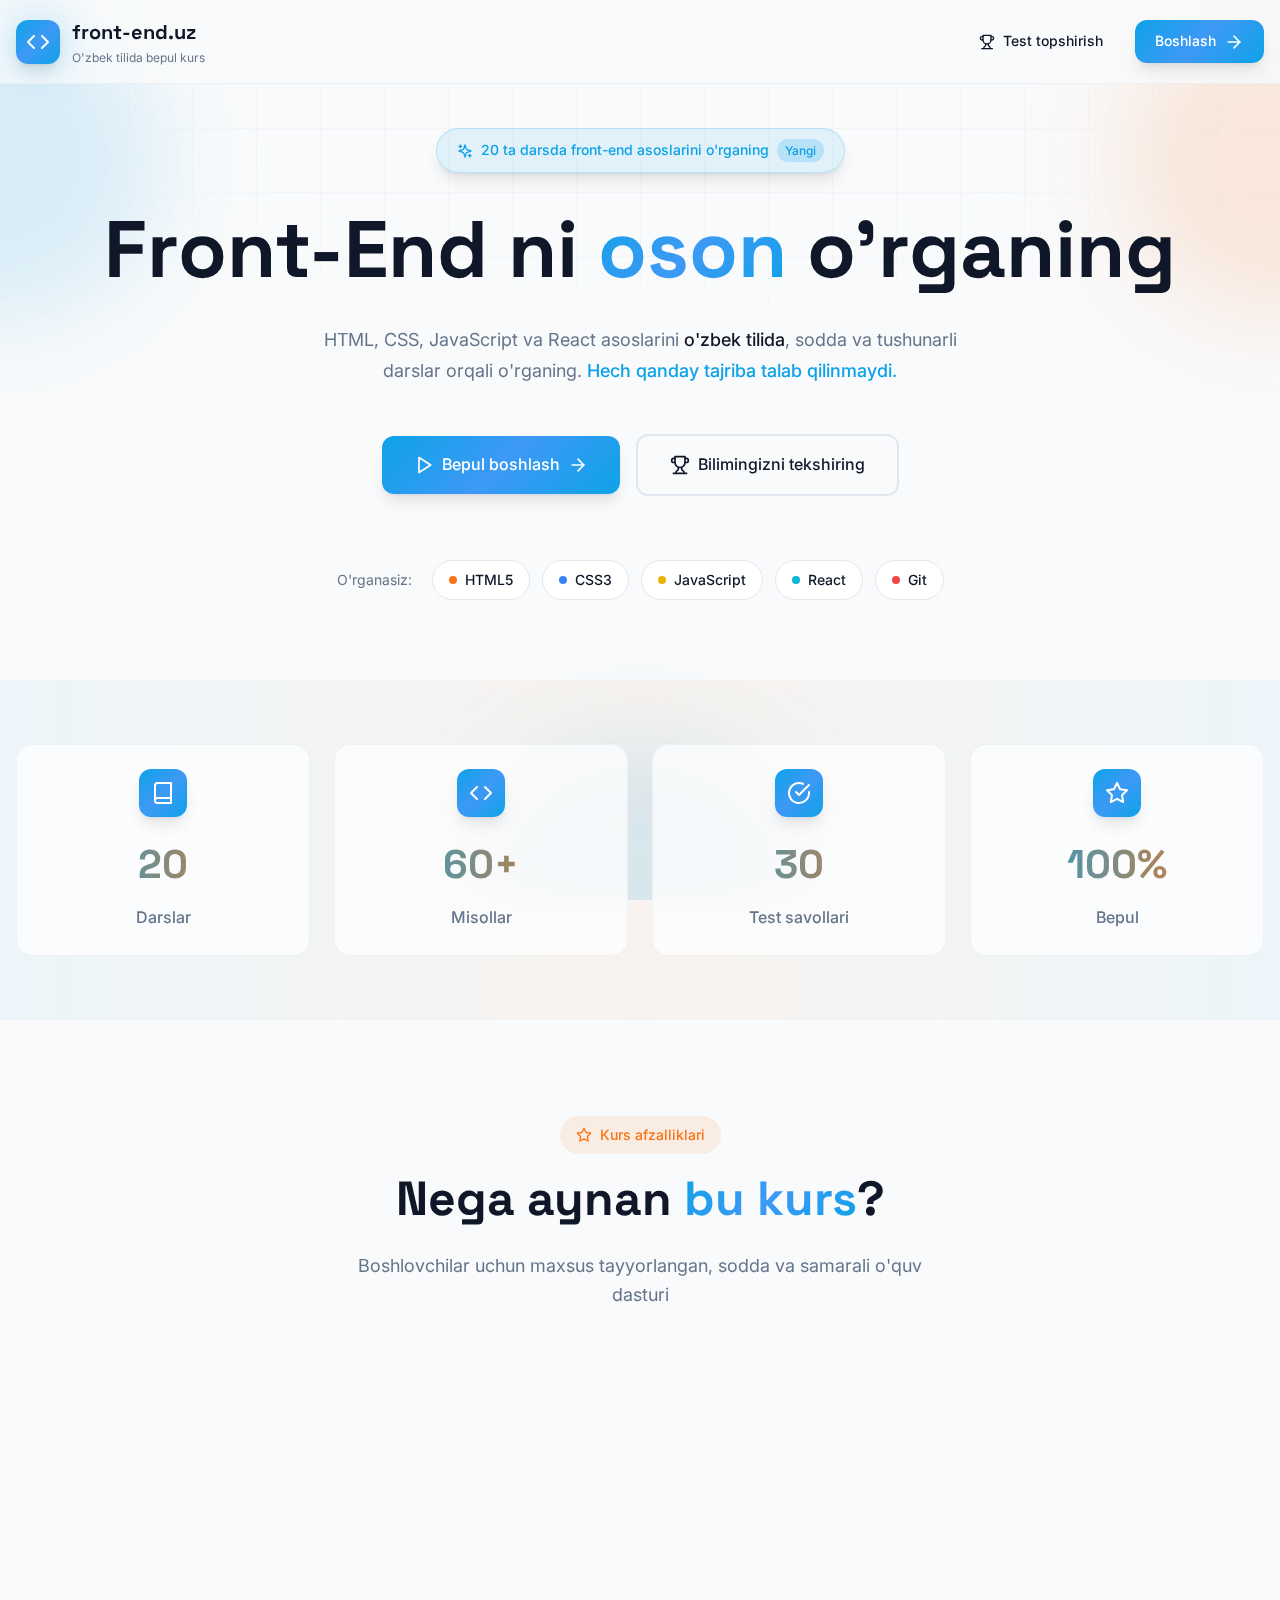
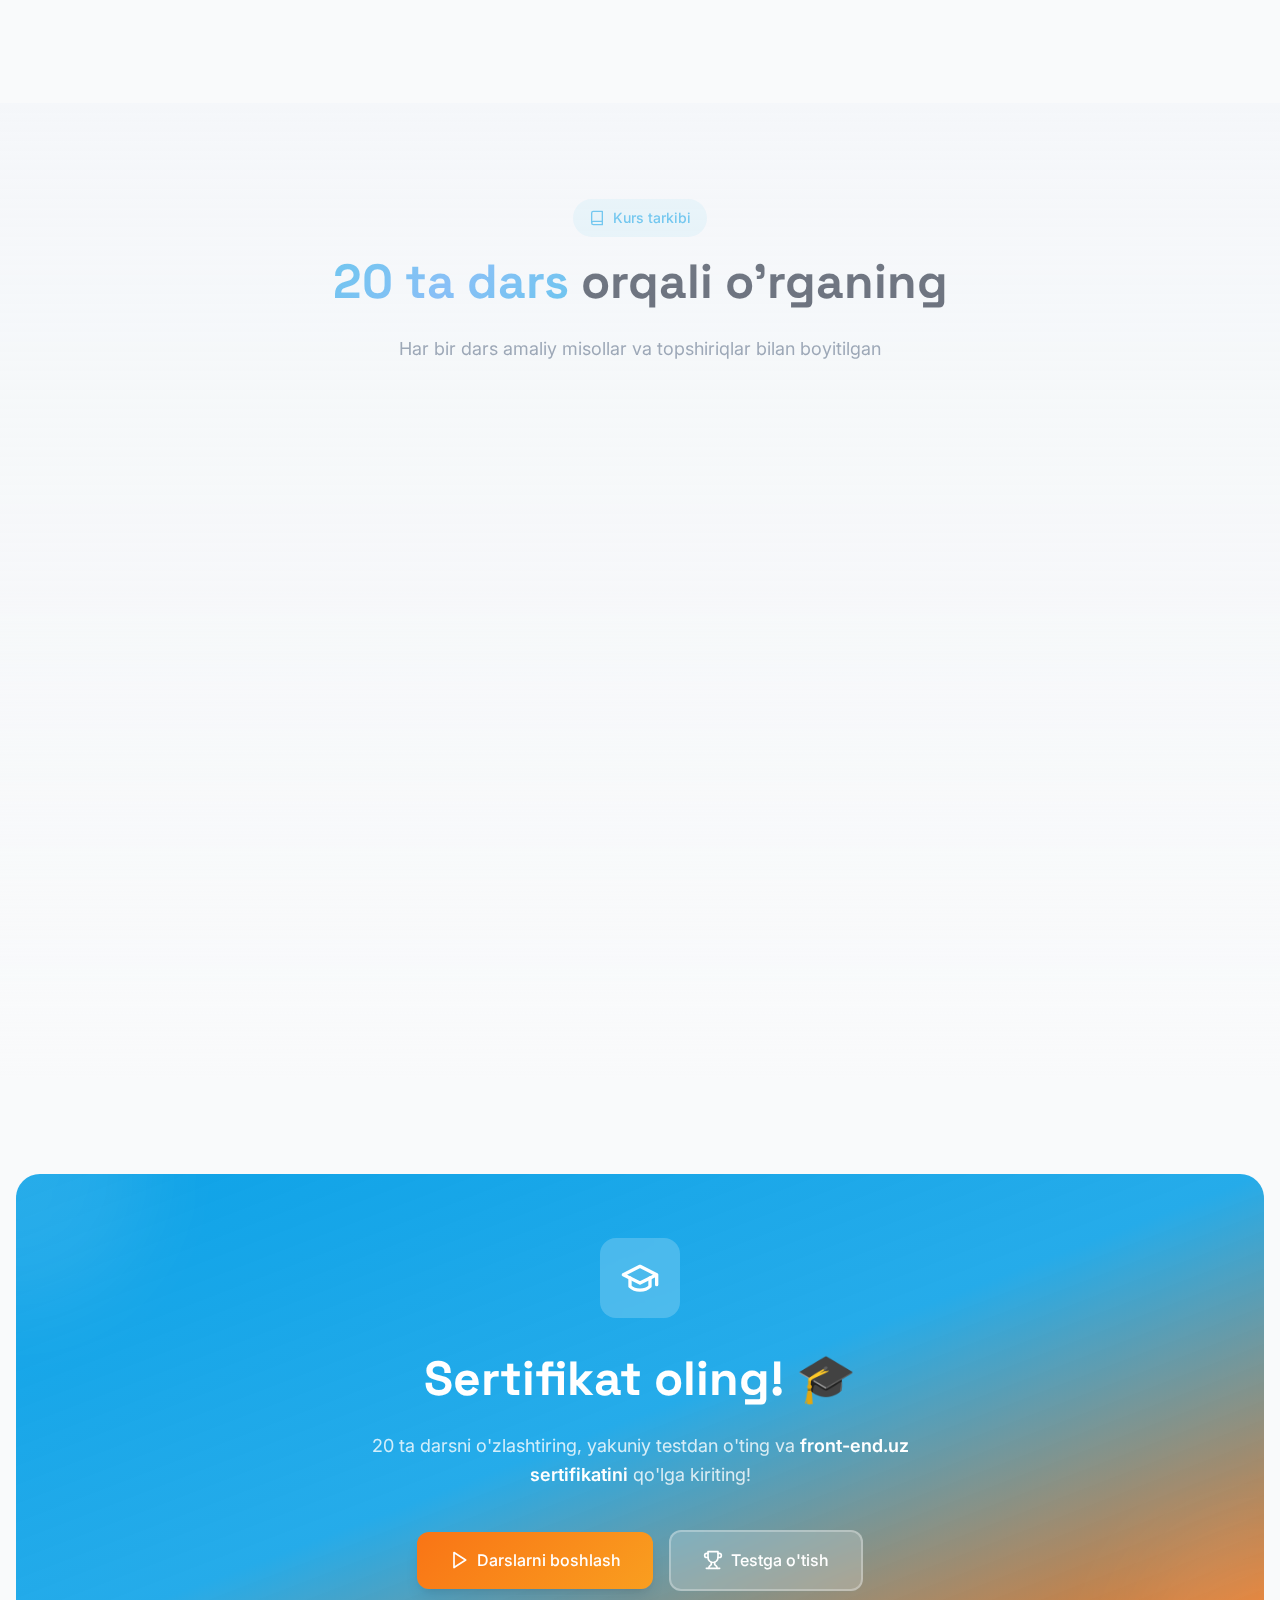
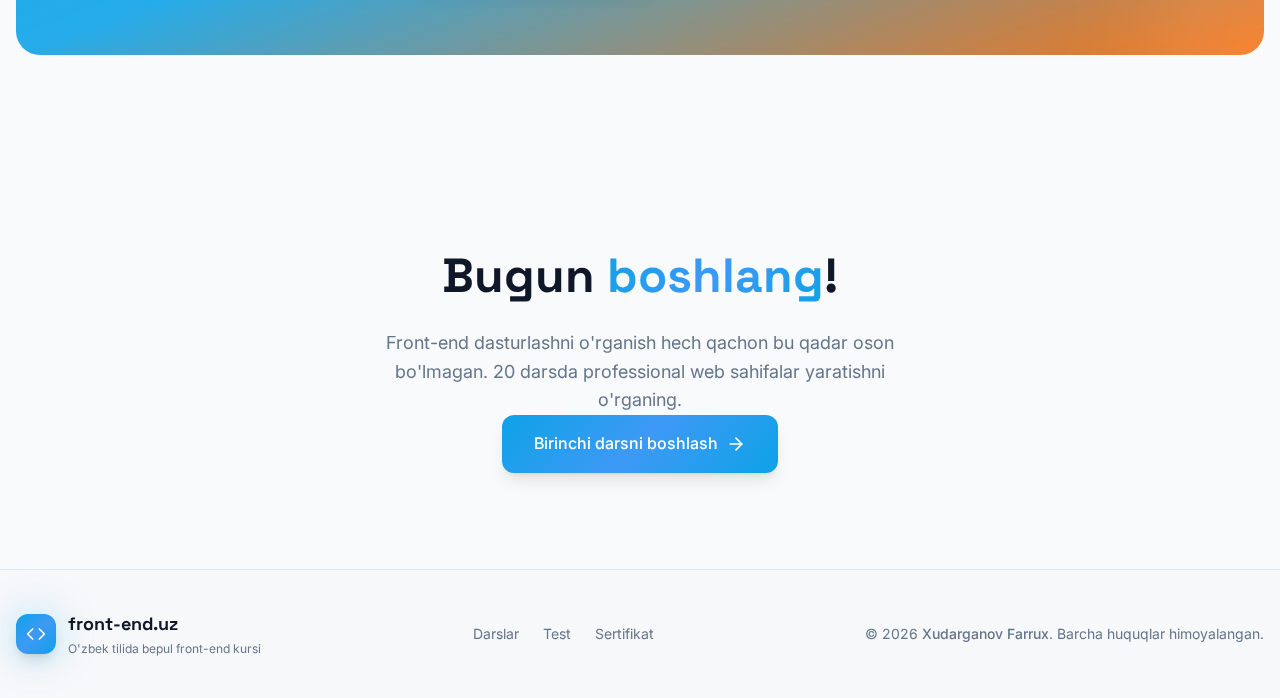
<file: public/download/index.html>
<!DOCTYPE html>
<html lang="uz">
<head>
    <meta charset="UTF-8">
    <meta name="viewport" content="width=device-width, initial-scale=1.0">
    <title>front-end.uz - O'zbek tilida bepul front-end kursi</title>
    <meta name="description" content="HTML, CSS, JavaScript va React asoslarini o'zbek tilida, sodda va tushunarli darslar orqali o'rganing.">
    <link rel="preconnect" href="https://fonts.googleapis.com">
    <link rel="preconnect" href="https://fonts.gstatic.com" crossorigin>
    <link href="https://fonts.googleapis.com/css2?family=Space+Grotesk:wght@400;500;600;700&family=Inter:wght@400;500;600&display=swap" rel="stylesheet">
    <link rel="stylesheet" href="styles.css">
</head>
<body>
    <!-- Animated Background Blobs -->
    <div class="background-blobs">
        <div class="blob blob-1"></div>
        <div class="blob blob-2"></div>
        <div class="blob blob-3"></div>
    </div>

    <!-- Header -->
    <header class="header">
        <div class="container header-content">
            <a href="/" class="logo">
                <div class="logo-icon">
                    <svg xmlns="http://www.w3.org/2000/svg" width="24" height="24" viewBox="0 0 24 24" fill="none" stroke="currentColor" stroke-width="2" stroke-linecap="round" stroke-linejoin="round">
                        <polyline points="16 18 22 12 16 6"></polyline>
                        <polyline points="8 6 2 12 8 18"></polyline>
                    </svg>
                </div>
                <div class="logo-text">
                    <span class="logo-title">front-end.uz</span>
                    <span class="logo-subtitle">O'zbek tilida bepul kurs</span>
                </div>
            </a>
            <div class="header-actions">
                <a href="#quiz" class="btn btn-ghost">
                    <svg xmlns="http://www.w3.org/2000/svg" width="16" height="16" viewBox="0 0 24 24" fill="none" stroke="currentColor" stroke-width="2" stroke-linecap="round" stroke-linejoin="round">
                        <path d="M6 9H4.5a2.5 2.5 0 0 1 0-5H6"></path>
                        <path d="M18 9h1.5a2.5 2.5 0 0 0 0-5H18"></path>
                        <path d="M4 22h16"></path>
                        <path d="M10 14.66V17c0 .55-.47.98-.97 1.21C7.85 18.75 7 20.24 7 22"></path>
                        <path d="M14 14.66V17c0 .55.47.98.97 1.21C16.15 18.75 17 20.24 17 22"></path>
                        <path d="M18 2H6v7a6 6 0 0 0 12 0V2Z"></path>
                    </svg>
                    Test topshirish
                </a>
                <a href="#lessons" class="btn btn-hero">
                    Boshlash
                    <svg xmlns="http://www.w3.org/2000/svg" width="20" height="20" viewBox="0 0 24 24" fill="none" stroke="currentColor" stroke-width="2" stroke-linecap="round" stroke-linejoin="round">
                        <path d="M5 12h14"></path>
                        <path d="m12 5 7 7-7 7"></path>
                    </svg>
                </a>
            </div>
        </div>
    </header>

    <!-- Hero Section -->
    <section class="hero">
        <div class="hero-grid"></div>
        <div class="container hero-content">
            <!-- Badge -->
            <div class="badge">
                <svg xmlns="http://www.w3.org/2000/svg" width="16" height="16" viewBox="0 0 24 24" fill="none" stroke="currentColor" stroke-width="2" stroke-linecap="round" stroke-linejoin="round">
                    <path d="m12 3-1.912 5.813a2 2 0 0 1-1.275 1.275L3 12l5.813 1.912a2 2 0 0 1 1.275 1.275L12 21l1.912-5.813a2 2 0 0 1 1.275-1.275L21 12l-5.813-1.912a2 2 0 0 1-1.275-1.275L12 3Z"></path>
                    <path d="M5 3v4"></path>
                    <path d="M19 17v4"></path>
                    <path d="M3 5h4"></path>
                    <path d="M17 19h4"></path>
                </svg>
                20 ta darsda front-end asoslarini o'rganing
                <span class="badge-new">Yangi</span>
            </div>

            <!-- Main Heading -->
            <h1 class="hero-title">
                Front-End ni 
                <span class="text-gradient">oson</span>
                o'rganing
            </h1>

            <p class="hero-description">
                HTML, CSS, JavaScript va React asoslarini <span class="highlight">o'zbek tilida</span>, sodda va tushunarli darslar orqali o'rganing. 
                <span class="highlight-primary">Hech qanday tajriba talab qilinmaydi.</span>
            </p>

            <!-- CTA Buttons -->
            <div class="hero-buttons">
                <a href="#lessons" class="btn btn-hero btn-xl">
                    <svg xmlns="http://www.w3.org/2000/svg" width="20" height="20" viewBox="0 0 24 24" fill="none" stroke="currentColor" stroke-width="2" stroke-linecap="round" stroke-linejoin="round">
                        <polygon points="6 3 20 12 6 21 6 3"></polygon>
                    </svg>
                    Bepul boshlash
                    <svg xmlns="http://www.w3.org/2000/svg" width="20" height="20" viewBox="0 0 24 24" fill="none" stroke="currentColor" stroke-width="2" stroke-linecap="round" stroke-linejoin="round">
                        <path d="M5 12h14"></path>
                        <path d="m12 5 7 7-7 7"></path>
                    </svg>
                </a>
                <a href="#quiz" class="btn btn-outline btn-xl">
                    <svg xmlns="http://www.w3.org/2000/svg" width="20" height="20" viewBox="0 0 24 24" fill="none" stroke="currentColor" stroke-width="2" stroke-linecap="round" stroke-linejoin="round">
                        <path d="M6 9H4.5a2.5 2.5 0 0 1 0-5H6"></path>
                        <path d="M18 9h1.5a2.5 2.5 0 0 0 0-5H18"></path>
                        <path d="M4 22h16"></path>
                        <path d="M10 14.66V17c0 .55-.47.98-.97 1.21C7.85 18.75 7 20.24 7 22"></path>
                        <path d="M14 14.66V17c0 .55.47.98.97 1.21C16.15 18.75 17 20.24 17 22"></path>
                        <path d="M18 2H6v7a6 6 0 0 0 12 0V2Z"></path>
                    </svg>
                    Bilimingizni tekshiring
                </a>
            </div>

            <!-- Technologies -->
            <div class="technologies">
                <span class="tech-label">O'rganasiz:</span>
                <div class="tech-list">
                    <div class="tech-item">
                        <div class="tech-dot" style="background-color: #f97316;"></div>
                        <span>HTML5</span>
                    </div>
                    <div class="tech-item">
                        <div class="tech-dot" style="background-color: #3b82f6;"></div>
                        <span>CSS3</span>
                    </div>
                    <div class="tech-item">
                        <div class="tech-dot" style="background-color: #eab308;"></div>
                        <span>JavaScript</span>
                    </div>
                    <div class="tech-item">
                        <div class="tech-dot" style="background-color: #06b6d4;"></div>
                        <span>React</span>
                    </div>
                    <div class="tech-item">
                        <div class="tech-dot" style="background-color: #ef4444;"></div>
                        <span>Git</span>
                    </div>
                </div>
            </div>
        </div>
    </section>

    <!-- Stats Section -->
    <section class="stats">
        <div class="stats-bg"></div>
        <div class="container">
            <div class="stats-grid">
                <div class="stat-card">
                    <div class="stat-icon">
                        <svg xmlns="http://www.w3.org/2000/svg" width="24" height="24" viewBox="0 0 24 24" fill="none" stroke="currentColor" stroke-width="2" stroke-linecap="round" stroke-linejoin="round">
                            <path d="M4 19.5v-15A2.5 2.5 0 0 1 6.5 2H20v20H6.5a2.5 2.5 0 0 1 0-5H20"></path>
                        </svg>
                    </div>
                    <div class="stat-value">20</div>
                    <div class="stat-label">Darslar</div>
                </div>
                <div class="stat-card">
                    <div class="stat-icon">
                        <svg xmlns="http://www.w3.org/2000/svg" width="24" height="24" viewBox="0 0 24 24" fill="none" stroke="currentColor" stroke-width="2" stroke-linecap="round" stroke-linejoin="round">
                            <polyline points="16 18 22 12 16 6"></polyline>
                            <polyline points="8 6 2 12 8 18"></polyline>
                        </svg>
                    </div>
                    <div class="stat-value">60+</div>
                    <div class="stat-label">Misollar</div>
                </div>
                <div class="stat-card">
                    <div class="stat-icon">
                        <svg xmlns="http://www.w3.org/2000/svg" width="24" height="24" viewBox="0 0 24 24" fill="none" stroke="currentColor" stroke-width="2" stroke-linecap="round" stroke-linejoin="round">
                            <path d="M22 11.08V12a10 10 0 1 1-5.93-9.14"></path>
                            <polyline points="22 4 12 14.01 9 11.01"></polyline>
                        </svg>
                    </div>
                    <div class="stat-value">30</div>
                    <div class="stat-label">Test savollari</div>
                </div>
                <div class="stat-card">
                    <div class="stat-icon">
                        <svg xmlns="http://www.w3.org/2000/svg" width="24" height="24" viewBox="0 0 24 24" fill="none" stroke="currentColor" stroke-width="2" stroke-linecap="round" stroke-linejoin="round">
                            <polygon points="12 2 15.09 8.26 22 9.27 17 14.14 18.18 21.02 12 17.77 5.82 21.02 7 14.14 2 9.27 8.91 8.26 12 2"></polygon>
                        </svg>
                    </div>
                    <div class="stat-value">100%</div>
                    <div class="stat-label">Bepul</div>
                </div>
            </div>
        </div>
    </section>

    <!-- Features Section -->
    <section class="features">
        <div class="container">
            <div class="section-header">
                <div class="section-badge accent">
                    <svg xmlns="http://www.w3.org/2000/svg" width="16" height="16" viewBox="0 0 24 24" fill="none" stroke="currentColor" stroke-width="2" stroke-linecap="round" stroke-linejoin="round">
                        <polygon points="12 2 15.09 8.26 22 9.27 17 14.14 18.18 21.02 12 17.77 5.82 21.02 7 14.14 2 9.27 8.91 8.26 12 2"></polygon>
                    </svg>
                    Kurs afzalliklari
                </div>
                <h2 class="section-title">Nega aynan <span class="text-gradient">bu kurs</span>?</h2>
                <p class="section-description">Boshlovchilar uchun maxsus tayyorlangan, sodda va samarali o'quv dasturi</p>
            </div>

            <div class="features-grid">
                <div class="feature-card">
                    <div class="feature-overlay"></div>
                    <div class="feature-icon gradient-primary">
                        <svg xmlns="http://www.w3.org/2000/svg" width="28" height="28" viewBox="0 0 24 24" fill="none" stroke="currentColor" stroke-width="2" stroke-linecap="round" stroke-linejoin="round">
                            <path d="M4 19.5v-15A2.5 2.5 0 0 1 6.5 2H20v20H6.5a2.5 2.5 0 0 1 0-5H20"></path>
                        </svg>
                    </div>
                    <h3 class="feature-title">20 ta oson dars</h3>
                    <p class="feature-description">Bosqichma-bosqich, sodda tilda yozilgan darslar</p>
                </div>

                <div class="feature-card">
                    <div class="feature-overlay"></div>
                    <div class="feature-icon gradient-accent">
                        <svg xmlns="http://www.w3.org/2000/svg" width="28" height="28" viewBox="0 0 24 24" fill="none" stroke="currentColor" stroke-width="2" stroke-linecap="round" stroke-linejoin="round">
                            <polyline points="16 18 22 12 16 6"></polyline>
                            <polyline points="8 6 2 12 8 18"></polyline>
                        </svg>
                    </div>
                    <h3 class="feature-title">Amaliy misollar</h3>
                    <p class="feature-description">Har bir darsda tayyor kod namunalari</p>
                </div>

                <div class="feature-card">
                    <div class="feature-overlay"></div>
                    <div class="feature-icon gradient-success">
                        <svg xmlns="http://www.w3.org/2000/svg" width="28" height="28" viewBox="0 0 24 24" fill="none" stroke="currentColor" stroke-width="2" stroke-linecap="round" stroke-linejoin="round">
                            <rect width="7" height="7" x="3" y="3" rx="1"></rect>
                            <rect width="7" height="7" x="14" y="3" rx="1"></rect>
                            <rect width="7" height="7" x="14" y="14" rx="1"></rect>
                            <rect width="7" height="7" x="3" y="14" rx="1"></rect>
                        </svg>
                    </div>
                    <h3 class="feature-title">Topshiriqlar</h3>
                    <p class="feature-description">Har dars oxirida mustahkamlovchi topshiriqlar</p>
                </div>

                <div class="feature-card">
                    <div class="feature-overlay"></div>
                    <div class="feature-icon gradient-mixed">
                        <svg xmlns="http://www.w3.org/2000/svg" width="28" height="28" viewBox="0 0 24 24" fill="none" stroke="currentColor" stroke-width="2" stroke-linecap="round" stroke-linejoin="round">
                            <polygon points="13 2 3 14 12 14 11 22 21 10 12 10 13 2"></polygon>
                        </svg>
                    </div>
                    <h3 class="feature-title">Tezkor o'rganish</h3>
                    <p class="feature-description">Oson va tushunarli formatda tayyorlangan</p>
                </div>
            </div>
        </div>
    </section>

    <!-- Course Overview -->
    <section class="lessons" id="lessons">
        <div class="lessons-bg"></div>
        <div class="container">
            <div class="section-header">
                <div class="section-badge primary">
                    <svg xmlns="http://www.w3.org/2000/svg" width="16" height="16" viewBox="0 0 24 24" fill="none" stroke="currentColor" stroke-width="2" stroke-linecap="round" stroke-linejoin="round">
                        <path d="M4 19.5v-15A2.5 2.5 0 0 1 6.5 2H20v20H6.5a2.5 2.5 0 0 1 0-5H20"></path>
                    </svg>
                    Kurs tarkibi
                </div>
                <h2 class="section-title"><span class="text-gradient">20 ta dars</span> orqali o'rganing</h2>
                <p class="section-description">Har bir dars amaliy misollar va topshiriqlar bilan boyitilgan</p>
            </div>

            <div class="lessons-grid" id="lessonsGrid">
                <!-- Lessons will be inserted by JavaScript -->
            </div>
        </div>
    </section>

    <!-- Certificate Section -->
    <section class="certificate-section">
        <div class="container">
            <div class="certificate-card">
                <div class="certificate-decoration-1"></div>
                <div class="certificate-decoration-2"></div>
                <div class="certificate-content">
                    <div class="certificate-icon">
                        <svg xmlns="http://www.w3.org/2000/svg" width="40" height="40" viewBox="0 0 24 24" fill="none" stroke="currentColor" stroke-width="2" stroke-linecap="round" stroke-linejoin="round">
                            <path d="M22 10v6M2 10l10-5 10 5-10 5z"></path>
                            <path d="M6 12v5c3 3 9 3 12 0v-5"></path>
                        </svg>
                    </div>
                    <h2 class="certificate-title">Sertifikat oling! 🎓</h2>
                    <p class="certificate-description">
                        20 ta darsni o'zlashtiring, yakuniy testdan o'ting va 
                        <span class="certificate-highlight">front-end.uz sertifikatini</span> qo'lga kiriting!
                    </p>
                    <div class="certificate-buttons">
                        <a href="#lessons" class="btn btn-accent btn-xl">
                            <svg xmlns="http://www.w3.org/2000/svg" width="20" height="20" viewBox="0 0 24 24" fill="none" stroke="currentColor" stroke-width="2" stroke-linecap="round" stroke-linejoin="round">
                                <polygon points="6 3 20 12 6 21 6 3"></polygon>
                            </svg>
                            Darslarni boshlash
                        </a>
                        <a href="#quiz" class="btn btn-glass btn-xl">
                            <svg xmlns="http://www.w3.org/2000/svg" width="20" height="20" viewBox="0 0 24 24" fill="none" stroke="currentColor" stroke-width="2" stroke-linecap="round" stroke-linejoin="round">
                                <path d="M6 9H4.5a2.5 2.5 0 0 1 0-5H6"></path>
                                <path d="M18 9h1.5a2.5 2.5 0 0 0 0-5H18"></path>
                                <path d="M4 22h16"></path>
                                <path d="M10 14.66V17c0 .55-.47.98-.97 1.21C7.85 18.75 7 20.24 7 22"></path>
                                <path d="M14 14.66V17c0 .55.47.98.97 1.21C16.15 18.75 17 20.24 17 22"></path>
                                <path d="M18 2H6v7a6 6 0 0 0 12 0V2Z"></path>
                            </svg>
                            Testga o'tish
                        </a>
                    </div>
                </div>
            </div>
        </div>
    </section>

    <!-- Final CTA -->
    <section class="final-cta">
        <div class="container">
            <h2 class="section-title">Bugun <span class="text-gradient">boshlang</span>!</h2>
            <p class="section-description">
                Front-end dasturlashni o'rganish hech qachon bu qadar oson bo'lmagan. 
                20 darsda professional web sahifalar yaratishni o'rganing.
            </p>
            <a href="#lessons" class="btn btn-hero btn-xl">
                Birinchi darsni boshlash
                <svg xmlns="http://www.w3.org/2000/svg" width="20" height="20" viewBox="0 0 24 24" fill="none" stroke="currentColor" stroke-width="2" stroke-linecap="round" stroke-linejoin="round">
                    <path d="M5 12h14"></path>
                    <path d="m12 5 7 7-7 7"></path>
                </svg>
            </a>
        </div>
    </section>

    <!-- Footer -->
    <footer class="footer">
        <div class="container">
            <div class="footer-content">
                <div class="footer-logo">
                    <div class="logo-icon small">
                        <svg xmlns="http://www.w3.org/2000/svg" width="20" height="20" viewBox="0 0 24 24" fill="none" stroke="currentColor" stroke-width="2" stroke-linecap="round" stroke-linejoin="round">
                            <polyline points="16 18 22 12 16 6"></polyline>
                            <polyline points="8 6 2 12 8 18"></polyline>
                        </svg>
                    </div>
                    <div>
                        <span class="footer-title">front-end.uz</span>
                        <p class="footer-subtitle">O'zbek tilida bepul front-end kursi</p>
                    </div>
                </div>

                <div class="footer-links">
                    <a href="#lessons">Darslar</a>
                    <a href="#quiz">Test</a>
                    <a href="#certificate">Sertifikat</a>
                </div>

                <p class="footer-copyright">
                    © 2026 <span>Xudarganov Farrux</span>. Barcha huquqlar himoyalangan.
                </p>
            </div>
        </div>
    </footer>

    <script src="script.js"></script>
</body>
</html>
</file>
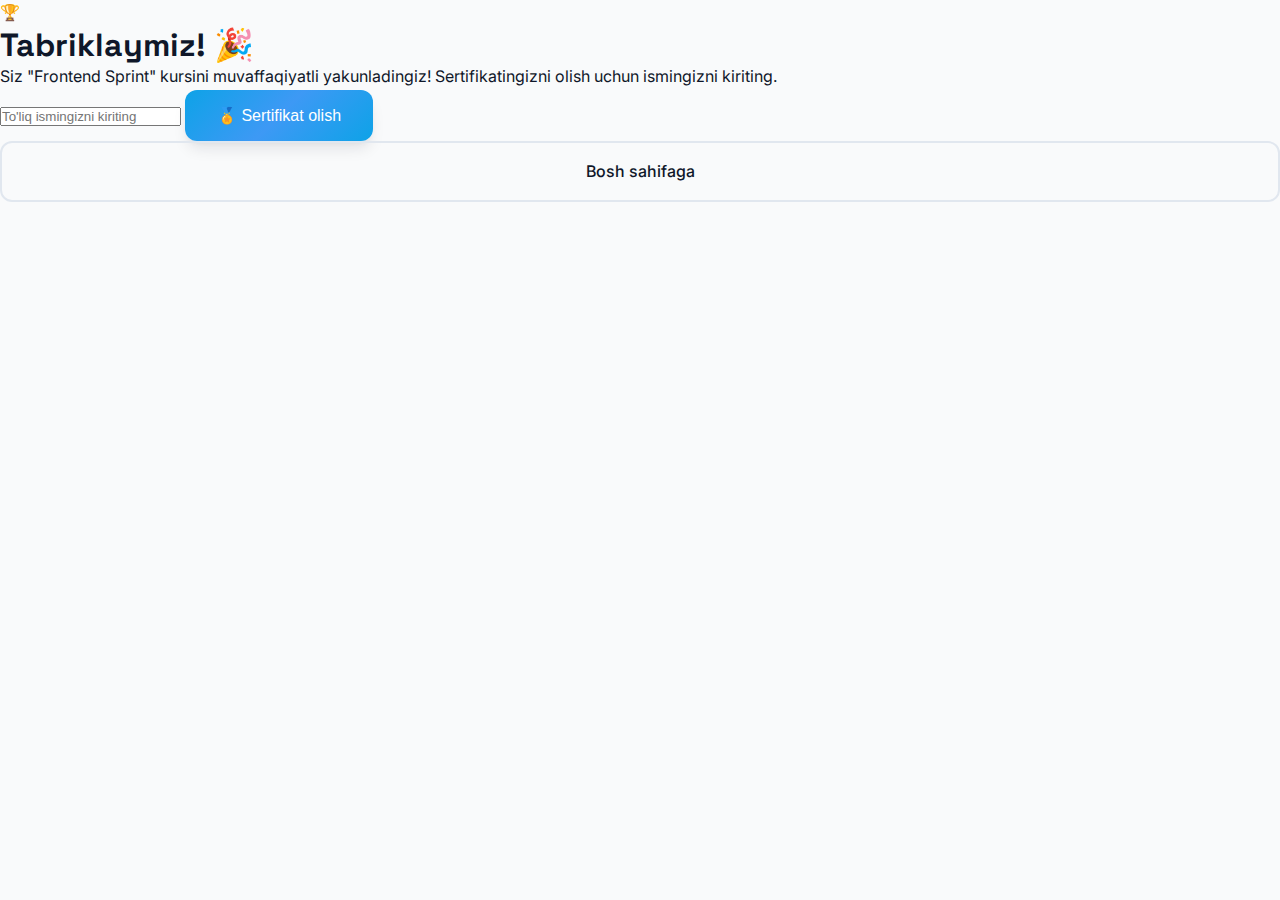
<file: public/download/certificate.html>
<!DOCTYPE html>
<html lang="uz">
<head>
    <meta charset="UTF-8">
    <meta name="viewport" content="width=device-width, initial-scale=1.0">
    <title>Sertifikat - front-end.uz</title>
    <link rel="preconnect" href="https://fonts.googleapis.com">
    <link rel="preconnect" href="https://fonts.gstatic.com" crossorigin>
    <link href="https://fonts.googleapis.com/css2?family=Space+Grotesk:wght@400;500;600;700&family=Inter:wght@400;500;600&display=swap" rel="stylesheet">
    <link rel="stylesheet" href="styles.css">
</head>
<body>
    <!-- Name Input Screen -->
    <div class="cert-input-screen" id="certInput">
        <div class="cert-input-inner">
            <div class="cert-award-icon">🏆</div>
            <h1 class="cert-input-title">Tabriklaymiz! 🎉</h1>
            <p class="cert-input-desc">Siz "Frontend Sprint" kursini muvaffaqiyatli yakunladingiz! Sertifikatingizni olish uchun ismingizni kiriting.</p>
            <div class="cert-input-form">
                <input type="text" id="certName" class="cert-name-input" placeholder="To'liq ismingizni kiriting">
                <button class="btn btn-hero btn-xl cert-gen-btn" onclick="generateCertificate()" id="certGenBtn" disabled>
                    🏅 Sertifikat olish
                </button>
                <a href="index.html" class="btn btn-outline btn-xl" style="width:100%;">Bosh sahifaga</a>
            </div>
        </div>
    </div>

    <!-- Certificate View -->
    <div class="cert-view" id="certView" style="display:none;">
        <div class="cert-actions print-hidden">
            <a href="index.html" class="btn btn-ghost">🏠 Bosh sahifa</a>
            <button class="btn btn-hero" onclick="window.print()">🖨️ Chop etish / PDF saqlash</button>
        </div>

        <div class="cert-paper">
            <div class="cert-border"></div>
            <div class="cert-corner cert-tl"></div>
            <div class="cert-corner cert-tr"></div>
            <div class="cert-corner cert-bl"></div>
            <div class="cert-corner cert-br"></div>

            <div class="cert-body">
                <div class="cert-logo-badge">🏆</div>
                <p class="cert-org">front-end.uz</p>
                <h1 class="cert-title">SERTIFIKAT</h1>
                <p class="cert-subtitle">Ushbu sertifikat tasdiqlaydiki</p>
                <div class="cert-name-display" id="certNameDisplay"></div>
                <p class="cert-desc">"<strong>Frontend Sprint</strong>" kursini muvaffaqiyatli yakunladi</p>
                <p class="cert-details">HTML, CSS, JavaScript va React texnologiyalari bo'yicha 20 ta darsni o'zlashtirdi va yakuniy testdan muvaffaqiyatli o'tdi</p>

                <div class="cert-footer-info">
                    <div class="cert-date-block">
                        <div class="cert-line" id="certDate"></div>
                        <p class="cert-label">Sana</p>
                    </div>
                    <div class="cert-sign-block">
                        <div class="cert-line"><span class="cert-signature">Xuf</span></div>
                        <p class="cert-label">Imzo</p>
                    </div>
                </div>
                <p class="cert-id" id="certId"></p>
            </div>
        </div>
    </div>

    <style>
        @media print {
            body { -webkit-print-color-adjust: exact !important; print-color-adjust: exact !important; }
            .print-hidden { display: none !important; }
            .cert-paper { box-shadow: none !important; border-radius: 0 !important; }
        }
    </style>

    <script src="script.js"></script>
    <script>
        initCertificatePage();
    </script>
</body>
</html>
</file>
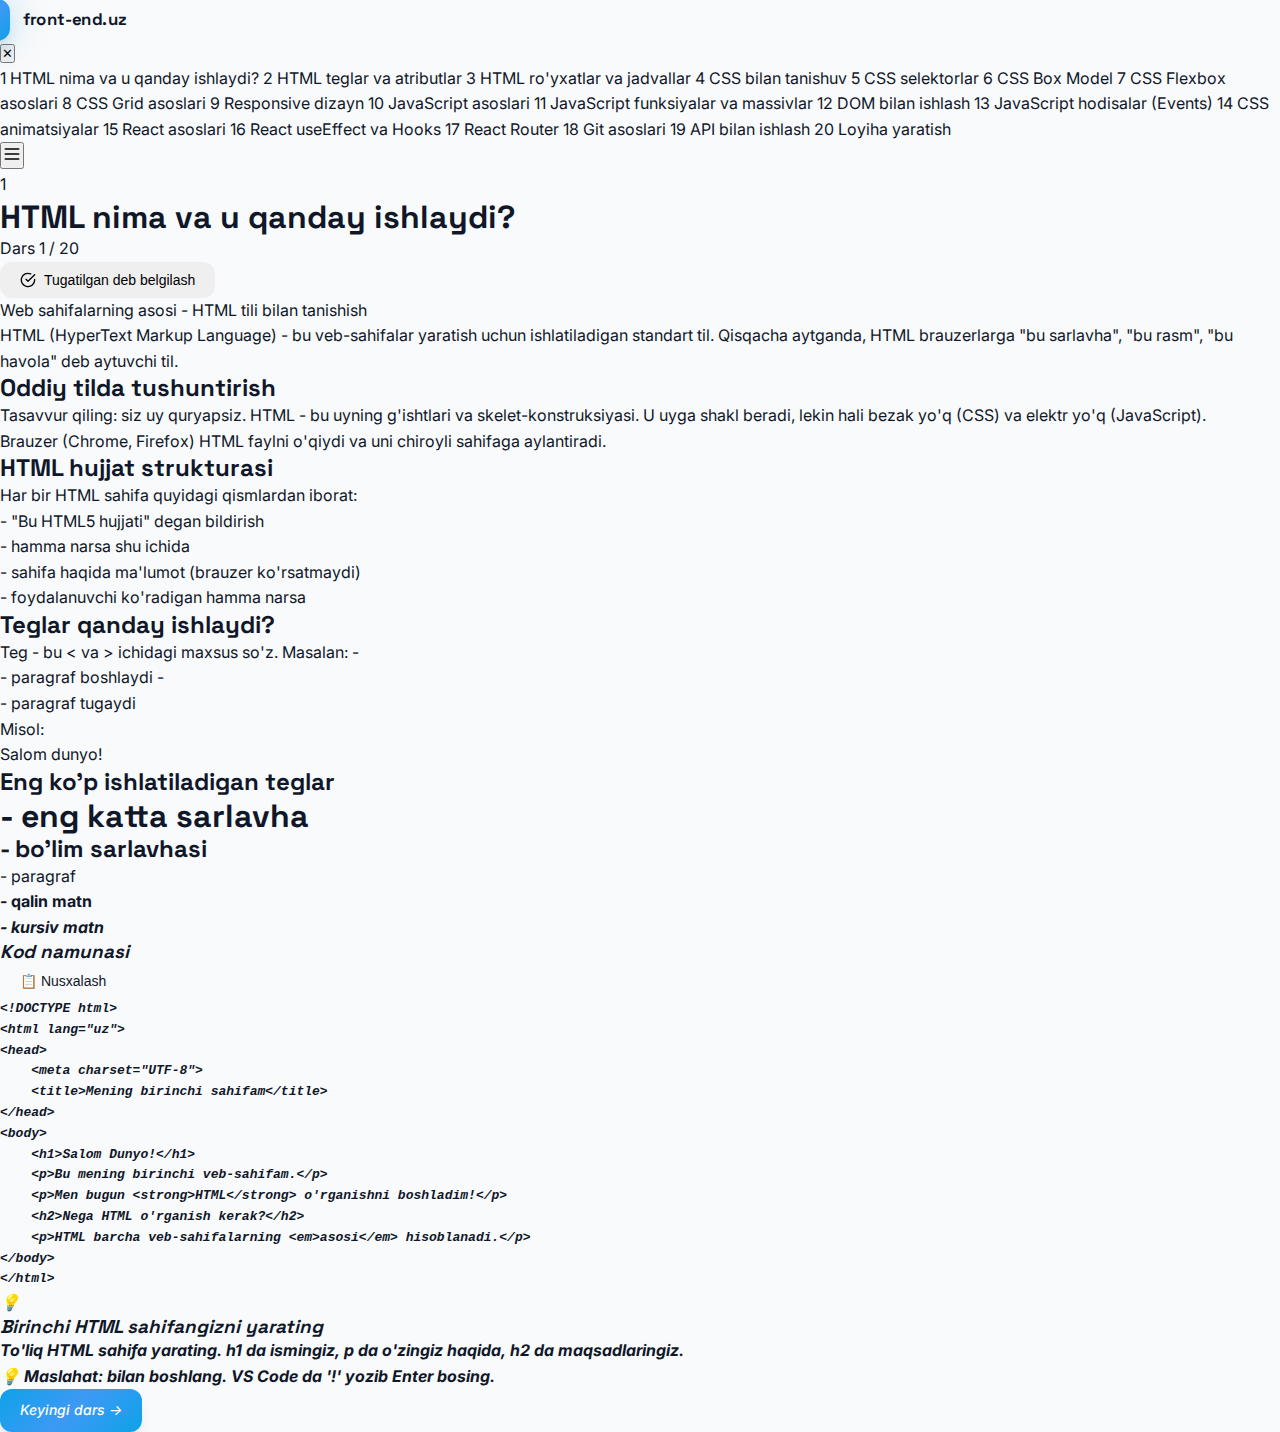
<file: public/download/lesson.html>
<!DOCTYPE html>
<html lang="uz">
<head>
    <meta charset="UTF-8">
    <meta name="viewport" content="width=device-width, initial-scale=1.0">
    <title>Dars - front-end.uz</title>
    <link rel="preconnect" href="https://fonts.googleapis.com">
    <link rel="preconnect" href="https://fonts.gstatic.com" crossorigin>
    <link href="https://fonts.googleapis.com/css2?family=Space+Grotesk:wght@400;500;600;700&family=Inter:wght@400;500;600&family=Fira+Code:wght@400;500&display=swap" rel="stylesheet">
    <link rel="stylesheet" href="styles.css">
</head>
<body>
    <div class="lesson-layout">
        <!-- Sidebar -->
        <aside class="sidebar" id="sidebar">
            <div class="sidebar-header">
                <a href="index.html" class="logo">
                    <div class="logo-icon small">
                        <svg xmlns="http://www.w3.org/2000/svg" width="20" height="20" viewBox="0 0 24 24" fill="none" stroke="currentColor" stroke-width="2" stroke-linecap="round" stroke-linejoin="round">
                            <polyline points="16 18 22 12 16 6"></polyline>
                            <polyline points="8 6 2 12 8 18"></polyline>
                        </svg>
                    </div>
                    <div class="logo-text">
                        <span class="logo-title" style="font-size:1rem;">front-end.uz</span>
                    </div>
                </a>
                <button class="sidebar-close" id="sidebarClose" aria-label="Yopish">✕</button>
            </div>
            <nav class="sidebar-nav" id="sidebarNav">
                <!-- Filled by JS -->
            </nav>
        </aside>

        <!-- Main Content -->
        <main class="lesson-main">
            <!-- Lesson Header -->
            <header class="lesson-header">
                <div class="lesson-header-inner">
                    <div class="lesson-header-left">
                        <button class="sidebar-toggle" id="sidebarToggle" aria-label="Menyu">
                            <svg xmlns="http://www.w3.org/2000/svg" width="20" height="20" viewBox="0 0 24 24" fill="none" stroke="currentColor" stroke-width="2" stroke-linecap="round" stroke-linejoin="round">
                                <line x1="4" x2="20" y1="12" y2="12"></line>
                                <line x1="4" x2="20" y1="6" y2="6"></line>
                                <line x1="4" x2="20" y1="18" y2="18"></line>
                            </svg>
                        </button>
                        <div class="lesson-header-num" id="lessonNum"></div>
                        <div>
                            <h1 class="lesson-header-title" id="lessonTitle"></h1>
                            <div class="lesson-header-meta" id="lessonMeta"></div>
                        </div>
                    </div>
                    <button class="btn btn-complete" id="completeBtn" onclick="markComplete()">
                        <svg xmlns="http://www.w3.org/2000/svg" width="16" height="16" viewBox="0 0 24 24" fill="none" stroke="currentColor" stroke-width="2" stroke-linecap="round" stroke-linejoin="round">
                            <path d="M22 11.08V12a10 10 0 1 1-5.93-9.14"></path>
                            <polyline points="22 4 12 14.01 9 11.01"></polyline>
                        </svg>
                        <span class="btn-complete-text">Tugatilgan deb belgilash</span>
                    </button>
                </div>
            </header>

            <!-- Content -->
            <div class="lesson-content-area" id="lessonContent">
                <!-- Filled by JS -->
            </div>
        </main>
    </div>

    <script src="script.js"></script>
    <script>
        initLessonPage();
    </script>
</body>
</html>
</file>
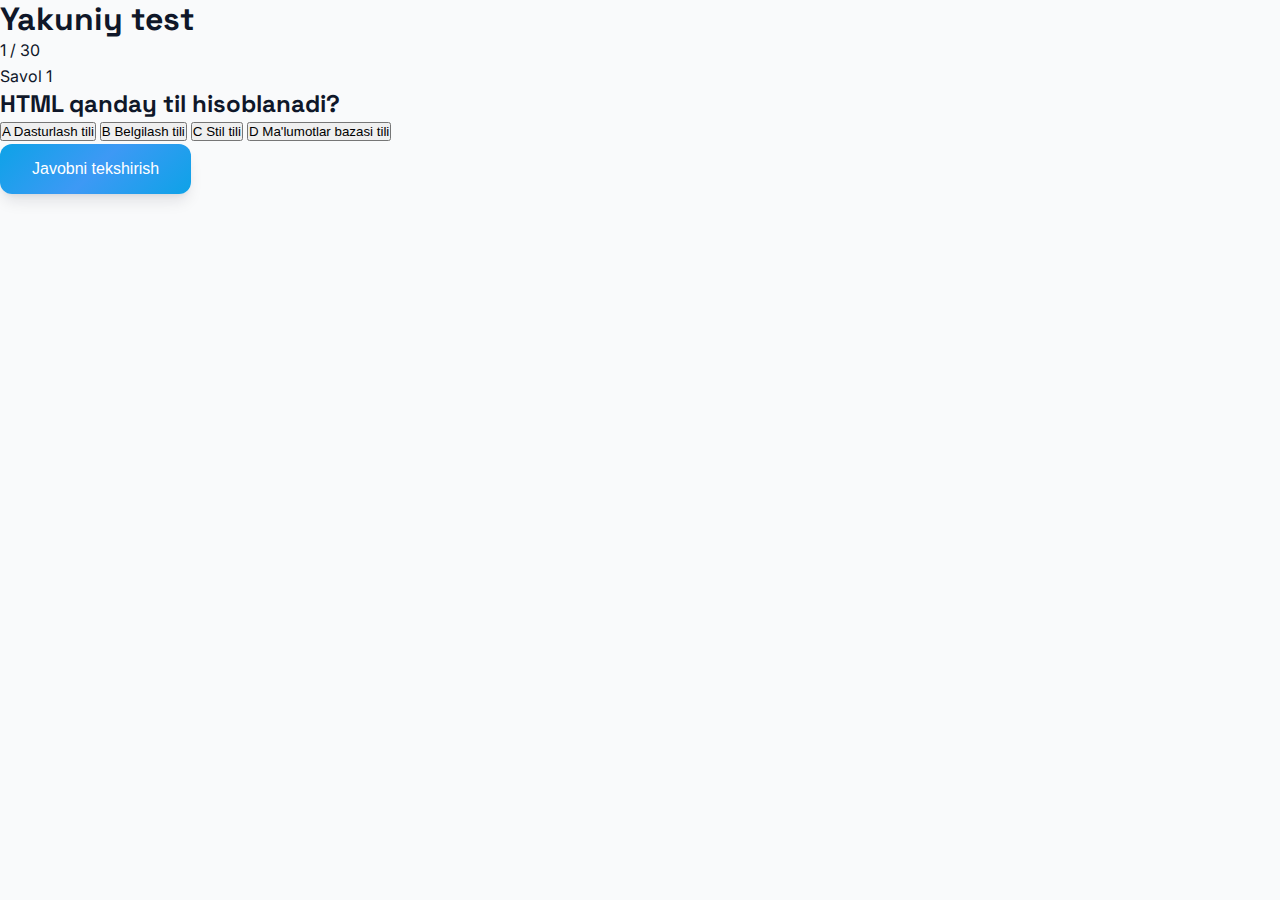
<file: public/download/quiz.html>
<!DOCTYPE html>
<html lang="uz">
<head>
    <meta charset="UTF-8">
    <meta name="viewport" content="width=device-width, initial-scale=1.0">
    <title>Yakuniy test - front-end.uz</title>
    <link rel="preconnect" href="https://fonts.googleapis.com">
    <link rel="preconnect" href="https://fonts.gstatic.com" crossorigin>
    <link href="https://fonts.googleapis.com/css2?family=Space+Grotesk:wght@400;500;600;700&family=Inter:wght@400;500;600&display=swap" rel="stylesheet">
    <link rel="stylesheet" href="styles.css">
</head>
<body>
    <div class="quiz-page" id="quizPage">
        <!-- Quiz Header -->
        <header class="quiz-header">
            <div class="quiz-header-inner">
                <div class="quiz-header-top">
                    <h1 class="quiz-header-title">Yakuniy test</h1>
                    <span class="quiz-counter" id="quizCounter">1 / 30</span>
                </div>
                <div class="progress-bar">
                    <div class="progress-fill" id="progressFill" style="width: 3.33%"></div>
                </div>
            </div>
        </header>

        <!-- Question Area -->
        <main class="quiz-main">
            <div class="quiz-content" id="quizContent">
                <div class="quiz-badge" id="quizBadge">Savol 1</div>
                <h2 class="quiz-question" id="quizQuestion"></h2>

                <div class="quiz-options" id="quizOptions">
                    <!-- Filled by JS -->
                </div>

                <div class="quiz-explanation" id="quizExplanation" style="display:none;"></div>

                <div class="quiz-actions">
                    <button class="btn btn-hero btn-xl" id="quizSubmit" onclick="submitAnswer()" disabled>
                        Javobni tekshirish
                    </button>
                    <button class="btn btn-hero btn-xl" id="quizNext" onclick="nextQuestion()" style="display:none;">
                        Keyingi savol →
                    </button>
                </div>
            </div>
        </main>
    </div>

    <!-- Result Screen -->
    <div class="quiz-result" id="quizResult" style="display:none;">
        <div class="quiz-result-inner">
            <div class="quiz-result-icon" id="resultIcon"></div>
            <h1 class="quiz-result-title" id="resultTitle"></h1>
            <p class="quiz-result-score" id="resultScore"></p>
            <div class="quiz-result-bar">
                <div class="quiz-result-progress" id="resultProgress"></div>
            </div>
            <p class="quiz-result-message" id="resultMessage"></p>
            <div class="quiz-result-actions">
                <button class="btn btn-hero btn-xl" id="resultAction" onclick="handleResultAction()"></button>
                <a href="index.html" class="btn btn-outline btn-xl">Bosh sahifaga</a>
            </div>
        </div>
    </div>

    <script src="script.js"></script>
    <script>
        initQuizPage();
    </script>
</body>
</html>
</file>
<file: public/download/styles.css>
/* ===== CSS Variables ===== */
:root {
    --background: hsl(210, 20%, 98%);
    --foreground: hsl(222, 47%, 11%);
    --card: hsl(0, 0%, 100%);
    --card-foreground: hsl(222, 47%, 11%);
    --primary: hsl(199, 89%, 48%);
    --primary-foreground: hsl(0, 0%, 100%);
    --secondary: hsl(210, 40%, 96%);
    --muted: hsl(210, 40%, 96%);
    --muted-foreground: hsl(215, 16%, 47%);
    --accent: hsl(25, 95%, 53%);
    --accent-foreground: hsl(0, 0%, 100%);
    --success: hsl(142, 76%, 36%);
    --border: hsl(214, 32%, 91%);
    --radius: 0.75rem;
    --gradient-hero: linear-gradient(135deg, hsl(199, 89%, 48%) 0%, hsl(210, 90%, 60%) 50%, hsl(199, 89%, 48%) 100%);
    --gradient-accent: linear-gradient(135deg, hsl(25, 95%, 53%) 0%, hsl(35, 95%, 55%) 100%);
    --shadow-md: 0 4px 6px -1px hsla(222, 47%, 11%, 0.1), 0 2px 4px -2px hsla(222, 47%, 11%, 0.1);
    --shadow-lg: 0 10px 15px -3px hsla(222, 47%, 11%, 0.1), 0 4px 6px -4px hsla(222, 47%, 11%, 0.1);
    --shadow-xl: 0 20px 25px -5px hsla(222, 47%, 11%, 0.1), 0 8px 10px -6px hsla(222, 47%, 11%, 0.1);
    --shadow-glow: 0 0 40px hsla(199, 89%, 48%, 0.3);
}

/* ===== Reset & Base ===== */
*, *::before, *::after {
    box-sizing: border-box;
    margin: 0;
    padding: 0;
}

html {
    scroll-behavior: smooth;
}

body {
    font-family: 'Inter', sans-serif;
    background-color: var(--background);
    color: var(--foreground);
    line-height: 1.6;
    overflow-x: hidden;
}

h1, h2, h3, h4, h5, h6 {
    font-family: 'Space Grotesk', sans-serif;
    line-height: 1.2;
}

a {
    text-decoration: none;
    color: inherit;
}

img {
    max-width: 100%;
    display: block;
}

/* ===== Container ===== */
.container {
    max-width: 1280px;
    margin: 0 auto;
    padding: 0 1rem;
}

/* ===== Background Blobs ===== */
.background-blobs {
    position: fixed;
    inset: 0;
    z-index: -10;
    overflow: hidden;
    pointer-events: none;
}

.blob {
    position: absolute;
    width: 20rem;
    height: 20rem;
    border-radius: 50%;
    filter: blur(48px);
    opacity: 0.7;
    mix-blend-mode: multiply;
}

.blob-1 {
    background-color: hsla(199, 89%, 48%, 0.2);
    top: 0;
    left: -10rem;
    animation: blob 7s infinite;
}

.blob-2 {
    background-color: hsla(25, 95%, 53%, 0.2);
    top: 0;
    right: -10rem;
    animation: blob 7s infinite 2s;
}

.blob-3 {
    background-color: hsla(199, 89%, 48%, 0.2);
    bottom: -10rem;
    left: 50%;
    transform: translateX(-50%);
    animation: blob 7s infinite 4s;
}

@keyframes blob {
    0%, 100% {
        transform: translate(0, 0) scale(1);
    }
    33% {
        transform: translate(30px, -50px) scale(1.1);
    }
    66% {
        transform: translate(-20px, 20px) scale(0.9);
    }
}

/* ===== Header ===== */
.header {
    position: fixed;
    top: 0;
    left: 0;
    right: 0;
    z-index: 50;
    background-color: hsla(210, 20%, 98%, 0.8);
    backdrop-filter: blur(20px);
    border-bottom: 1px solid hsla(214, 32%, 91%, 0.5);
}

.header-content {
    display: flex;
    align-items: center;
    justify-content: space-between;
    padding: 1rem;
}

.logo {
    display: flex;
    align-items: center;
    gap: 0.75rem;
    transition: transform 0.3s;
}

.logo:hover {
    transform: scale(1.05);
}

.logo-icon {
    width: 2.75rem;
    height: 2.75rem;
    border-radius: var(--radius);
    background: var(--gradient-hero);
    display: flex;
    align-items: center;
    justify-content: center;
    box-shadow: var(--shadow-lg), var(--shadow-glow);
    color: var(--primary-foreground);
}

.logo-icon.small {
    width: 2.5rem;
    height: 2.5rem;
}

.logo-text {
    display: flex;
    flex-direction: column;
}

.logo-title {
    font-family: 'Space Grotesk', sans-serif;
    font-weight: 700;
    font-size: 1.25rem;
}

.logo-subtitle {
    font-size: 0.75rem;
    color: var(--muted-foreground);
}

.header-actions {
    display: flex;
    align-items: center;
    gap: 0.75rem;
}

/* ===== Buttons ===== */
.btn {
    display: inline-flex;
    align-items: center;
    justify-content: center;
    gap: 0.5rem;
    padding: 0.625rem 1.25rem;
    border-radius: var(--radius);
    font-weight: 500;
    font-size: 0.875rem;
    transition: all 0.3s;
    cursor: pointer;
    border: none;
    white-space: nowrap;
}

.btn-hero {
    background: var(--gradient-hero);
    color: var(--primary-foreground);
    box-shadow: var(--shadow-lg);
}

.btn-hero:hover {
    box-shadow: var(--shadow-xl);
    transform: scale(1.05);
}

.btn-accent {
    background: var(--gradient-accent);
    color: var(--accent-foreground);
    box-shadow: var(--shadow-lg);
}

.btn-accent:hover {
    box-shadow: var(--shadow-xl);
    transform: scale(1.05);
}

.btn-outline {
    background: transparent;
    border: 2px solid var(--border);
    color: var(--foreground);
}

.btn-outline:hover {
    background-color: var(--muted);
}

.btn-ghost {
    background: transparent;
    color: var(--foreground);
}

.btn-ghost:hover {
    background-color: var(--muted);
}

.btn-glass {
    background: hsla(0, 0%, 100%, 0.2);
    color: white;
    border: 2px solid hsla(0, 0%, 100%, 0.3);
    backdrop-filter: blur(10px);
}

.btn-glass:hover {
    background: hsla(0, 0%, 100%, 0.3);
}

.btn-xl {
    padding: 1rem 2rem;
    font-size: 1rem;
}

@media (max-width: 640px) {
    .btn-ghost {
        display: none;
    }
}

/* ===== Hero Section ===== */
.hero {
    padding-top: 8rem;
    padding-bottom: 5rem;
    position: relative;
}

.hero-grid {
    position: absolute;
    inset: 0;
    background-image: 
        linear-gradient(to right, hsla(214, 32%, 91%, 0.3) 1px, transparent 1px),
        linear-gradient(to bottom, hsla(214, 32%, 91%, 0.3) 1px, transparent 1px);
    background-size: 4rem 4rem;
    mask-image: radial-gradient(ellipse 60% 50% at 50% 0%, #000 70%, transparent 110%);
}

.hero-content {
    text-align: center;
    position: relative;
}

.badge {
    display: inline-flex;
    align-items: center;
    gap: 0.5rem;
    padding: 0.625rem 1.25rem;
    border-radius: 9999px;
    background-color: hsla(199, 89%, 48%, 0.1);
    border: 1px solid hsla(199, 89%, 48%, 0.2);
    color: var(--primary);
    font-weight: 500;
    font-size: 0.875rem;
    margin-bottom: 2rem;
    box-shadow: var(--shadow-lg);
}

.badge-new {
    padding: 0.125rem 0.5rem;
    border-radius: 9999px;
    background-color: hsla(199, 89%, 48%, 0.2);
    font-size: 0.75rem;
}

.hero-title {
    font-size: clamp(2.5rem, 8vw, 5rem);
    font-weight: 700;
    margin-bottom: 2rem;
    line-height: 1.1;
}

.text-gradient {
    background: var(--gradient-hero);
    -webkit-background-clip: text;
    -webkit-text-fill-color: transparent;
    background-clip: text;
}

.hero-description {
    font-size: 1.125rem;
    color: var(--muted-foreground);
    max-width: 42rem;
    margin: 0 auto 3rem;
    line-height: 1.7;
}

.highlight {
    color: var(--foreground);
    font-weight: 500;
}

.highlight-primary {
    color: var(--primary);
    font-weight: 500;
}

.hero-buttons {
    display: flex;
    flex-wrap: wrap;
    align-items: center;
    justify-content: center;
    gap: 1rem;
    margin-bottom: 4rem;
}

.technologies {
    display: flex;
    flex-wrap: wrap;
    align-items: center;
    justify-content: center;
    gap: 0.75rem;
}

.tech-label {
    font-size: 0.875rem;
    color: var(--muted-foreground);
    margin-right: 0.5rem;
}

.tech-list {
    display: flex;
    flex-wrap: wrap;
    align-items: center;
    gap: 0.75rem;
}

.tech-item {
    display: flex;
    align-items: center;
    gap: 0.5rem;
    padding: 0.5rem 1rem;
    border-radius: 9999px;
    background-color: var(--card);
    border: 1px solid var(--border);
    box-shadow: var(--shadow-sm);
    font-size: 0.875rem;
    font-weight: 500;
    transition: all 0.3s;
}

.tech-item:hover {
    box-shadow: var(--shadow-md);
    transform: scale(1.05);
}

.tech-dot {
    width: 0.5rem;
    height: 0.5rem;
    border-radius: 50%;
}

/* ===== Stats Section ===== */
.stats {
    padding: 4rem 0;
    position: relative;
}

.stats-bg {
    position: absolute;
    inset: 0;
    background: linear-gradient(to right, hsla(199, 89%, 48%, 0.05), hsla(25, 95%, 53%, 0.05), hsla(199, 89%, 48%, 0.05));
}

.stats-grid {
    display: grid;
    grid-template-columns: repeat(2, 1fr);
    gap: 1.5rem;
    position: relative;
}

@media (min-width: 768px) {
    .stats-grid {
        grid-template-columns: repeat(4, 1fr);
    }
}

.stat-card {
    background: hsla(0, 0%, 100%, 0.7);
    backdrop-filter: blur(20px);
    border: 1px solid hsla(214, 32%, 91%, 0.5);
    border-radius: 1rem;
    padding: 1.5rem;
    text-align: center;
    transition: transform 0.3s;
}

.stat-card:hover {
    transform: scale(1.05);
}

.stat-icon {
    width: 3rem;
    height: 3rem;
    border-radius: var(--radius);
    background: var(--gradient-hero);
    margin: 0 auto 1rem;
    display: flex;
    align-items: center;
    justify-content: center;
    color: var(--primary-foreground);
    box-shadow: var(--shadow-lg);
    transition: transform 0.3s;
}

.stat-card:hover .stat-icon {
    transform: scale(1.1);
}

.stat-value {
    font-family: 'Space Grotesk', sans-serif;
    font-size: 2.5rem;
    font-weight: 700;
    background: linear-gradient(to right, var(--primary), var(--accent));
    -webkit-background-clip: text;
    -webkit-text-fill-color: transparent;
    background-clip: text;
    margin-bottom: 0.5rem;
}

.stat-label {
    color: var(--muted-foreground);
    font-weight: 500;
}

/* ===== Section Styles ===== */
.section-header {
    text-align: center;
    margin-bottom: 4rem;
}

.section-badge {
    display: inline-flex;
    align-items: center;
    gap: 0.5rem;
    padding: 0.5rem 1rem;
    border-radius: 9999px;
    font-weight: 500;
    font-size: 0.875rem;
    margin-bottom: 1rem;
}

.section-badge.primary {
    background-color: hsla(199, 89%, 48%, 0.1);
    color: var(--primary);
}

.section-badge.accent {
    background-color: hsla(25, 95%, 53%, 0.1);
    color: var(--accent);
}

.section-title {
    font-size: clamp(2rem, 5vw, 3rem);
    font-weight: 700;
    margin-bottom: 1.5rem;
}

.section-description {
    color: var(--muted-foreground);
    max-width: 36rem;
    margin: 0 auto;
    font-size: 1.125rem;
}

/* ===== Features Section ===== */
.features {
    padding: 6rem 0;
}

.features-grid {
    display: grid;
    grid-template-columns: 1fr;
    gap: 1.5rem;
}

@media (min-width: 768px) {
    .features-grid {
        grid-template-columns: repeat(2, 1fr);
    }
}

@media (min-width: 1024px) {
    .features-grid {
        grid-template-columns: repeat(4, 1fr);
    }
}

.feature-card {
    position: relative;
    background-color: var(--card);
    border-radius: 1rem;
    padding: 2rem;
    border: 1px solid var(--border);
    transition: all 0.5s;
    overflow: hidden;
}

.feature-card:hover {
    border-color: hsla(199, 89%, 48%, 0.5);
    box-shadow: var(--shadow-xl);
    transform: translateY(-0.5rem);
}

.feature-overlay {
    position: absolute;
    inset: 0;
    border-radius: 1rem;
    background: linear-gradient(to bottom right, hsla(199, 89%, 48%, 0.05), hsla(25, 95%, 53%, 0.05));
    opacity: 0;
    transition: opacity 0.5s;
}

.feature-card:hover .feature-overlay {
    opacity: 1;
}

.feature-icon {
    position: relative;
    width: 3.5rem;
    height: 3.5rem;
    border-radius: var(--radius);
    display: flex;
    align-items: center;
    justify-content: center;
    margin-bottom: 1.5rem;
    color: var(--primary-foreground);
    box-shadow: var(--shadow-lg);
    transition: transform 0.3s;
}

.feature-card:hover .feature-icon {
    transform: scale(1.1);
}

.gradient-primary {
    background: linear-gradient(to bottom right, var(--primary), hsla(199, 89%, 48%, 0.7));
}

.gradient-accent {
    background: linear-gradient(to bottom right, var(--accent), hsla(25, 95%, 53%, 0.7));
}

.gradient-success {
    background: linear-gradient(to bottom right, var(--success), hsla(142, 76%, 36%, 0.7));
}

.gradient-mixed {
    background: linear-gradient(to bottom right, var(--primary), var(--accent));
}

.feature-title {
    position: relative;
    font-size: 1.25rem;
    font-weight: 700;
    margin-bottom: 0.75rem;
}

.feature-description {
    position: relative;
    color: var(--muted-foreground);
}

/* ===== Lessons Section ===== */
.lessons {
    padding: 6rem 0;
    position: relative;
}

.lessons-bg {
    position: absolute;
    inset: 0;
    background: linear-gradient(to bottom, hsla(210, 40%, 96%, 0.5), hsla(210, 40%, 96%, 0.3), var(--background));
}

.lessons-grid {
    display: grid;
    grid-template-columns: 1fr;
    gap: 1rem;
    position: relative;
}

@media (min-width: 640px) {
    .lessons-grid {
        grid-template-columns: repeat(2, 1fr);
    }
}

@media (min-width: 1024px) {
    .lessons-grid {
        grid-template-columns: repeat(3, 1fr);
    }
}

@media (min-width: 1280px) {
    .lessons-grid {
        grid-template-columns: repeat(4, 1fr);
    }
}

.lesson-card {
    position: relative;
    background-color: var(--card);
    border-radius: var(--radius);
    padding: 1.25rem;
    border: 1px solid var(--border);
    transition: all 0.3s;
}

.lesson-card:hover {
    border-color: hsla(199, 89%, 48%, 0.5);
    box-shadow: var(--shadow-lg);
    transform: translateY(-0.25rem);
}

.lesson-content {
    display: flex;
    align-items: flex-start;
    gap: 1rem;
}

.lesson-number {
    width: 3rem;
    height: 3rem;
    border-radius: var(--radius);
    background: var(--gradient-hero);
    display: flex;
    align-items: center;
    justify-content: center;
    flex-shrink: 0;
    font-family: 'Space Grotesk', sans-serif;
    font-weight: 700;
    font-size: 1.125rem;
    color: var(--primary-foreground);
    box-shadow: var(--shadow-md);
    transition: transform 0.3s;
}

.lesson-card:hover .lesson-number {
    transform: scale(1.1);
}

.lesson-info {
    flex: 1;
    min-width: 0;
}

.lesson-title {
    font-family: 'Space Grotesk', sans-serif;
    font-weight: 600;
    font-size: 0.95rem;
    margin-bottom: 0.375rem;
    transition: color 0.3s;
    display: -webkit-box;
    -webkit-line-clamp: 2;
    -webkit-box-orient: vertical;
    overflow: hidden;
}

.lesson-card:hover .lesson-title {
    color: var(--primary);
}

.lesson-meta {
    display: flex;
    align-items: center;
    gap: 0.5rem;
    font-size: 0.75rem;
    color: var(--muted-foreground);
}

.lesson-arrow {
    position: absolute;
    bottom: 1.25rem;
    right: 1.25rem;
    width: 1.25rem;
    height: 1.25rem;
    color: var(--primary);
    opacity: 0;
    transform: translateX(-0.25rem);
    transition: all 0.3s;
}

.lesson-card:hover .lesson-arrow {
    opacity: 1;
    transform: translateX(0);
}

/* ===== Certificate Section ===== */
.certificate-section {
    padding: 6rem 0;
}

.certificate-card {
    position: relative;
    overflow: hidden;
    border-radius: 1.5rem;
    background: linear-gradient(to bottom right, var(--primary), hsla(199, 89%, 48%, 0.9), var(--accent));
    padding: 2.5rem;
    text-align: center;
}

@media (min-width: 768px) {
    .certificate-card {
        padding: 4rem;
    }
}

.certificate-decoration-1,
.certificate-decoration-2 {
    position: absolute;
    width: 16rem;
    height: 16rem;
    border-radius: 50%;
    background: hsla(0, 0%, 100%, 0.1);
    filter: blur(48px);
}

.certificate-decoration-1 {
    top: 0;
    left: 0;
    transform: translate(-50%, -50%);
}

.certificate-decoration-2 {
    bottom: 0;
    right: 0;
    transform: translate(50%, 50%);
}

.certificate-content {
    position: relative;
}

.certificate-icon {
    width: 5rem;
    height: 5rem;
    border-radius: 1rem;
    background: hsla(0, 0%, 100%, 0.2);
    backdrop-filter: blur(10px);
    margin: 0 auto 2rem;
    display: flex;
    align-items: center;
    justify-content: center;
    color: white;
}

.certificate-title {
    font-size: clamp(2rem, 5vw, 3rem);
    font-weight: 700;
    color: white;
    margin-bottom: 1.5rem;
}

.certificate-description {
    color: hsla(0, 0%, 100%, 0.8);
    max-width: 36rem;
    margin: 0 auto 2.5rem;
    font-size: 1.125rem;
}

.certificate-highlight {
    color: white;
    font-weight: 600;
}

.certificate-buttons {
    display: flex;
    flex-wrap: wrap;
    align-items: center;
    justify-content: center;
    gap: 1rem;
}

/* ===== Final CTA ===== */
.final-cta {
    padding: 6rem 0;
    text-align: center;
}

/* ===== Footer ===== */
.footer {
    border-top: 1px solid var(--border);
    padding: 2.5rem 0;
    background-color: hsla(210, 40%, 96%, 0.3);
}

.footer-content {
    display: flex;
    flex-direction: column;
    align-items: center;
    gap: 1.5rem;
}

@media (min-width: 768px) {
    .footer-content {
        flex-direction: row;
        justify-content: space-between;
    }
}

.footer-logo {
    display: flex;
    align-items: center;
    gap: 0.75rem;
}

.footer-title {
    font-family: 'Space Grotesk', sans-serif;
    font-weight: 700;
    font-size: 1.125rem;
}

.footer-subtitle {
    font-size: 0.75rem;
    color: var(--muted-foreground);
}

.footer-links {
    display: flex;
    align-items: center;
    gap: 1.5rem;
}

.footer-links a {
    font-size: 0.875rem;
    color: var(--muted-foreground);
    transition: color 0.3s;
}

.footer-links a:hover {
    color: var(--foreground);
}

.footer-copyright {
    font-size: 0.875rem;
    color: var(--muted-foreground);
}

.footer-copyright span {
    font-weight: 500;
}

/* ===== Animations ===== */
@keyframes fadeIn {
    from {
        opacity: 0;
        transform: translateY(1rem);
    }
    to {
        opacity: 1;
        transform: translateY(0);
    }
}

.badge,
.hero-title,
.hero-description,
.hero-buttons,
.technologies {
    animation: fadeIn 0.6s ease-out forwards;
}

.hero-title {
    animation-delay: 0.1s;
}

.hero-description {
    animation-delay: 0.2s;
}

.hero-buttons {
    animation-delay: 0.3s;
}

.technologies {
    animation-delay: 0.4s;
}
</file>
